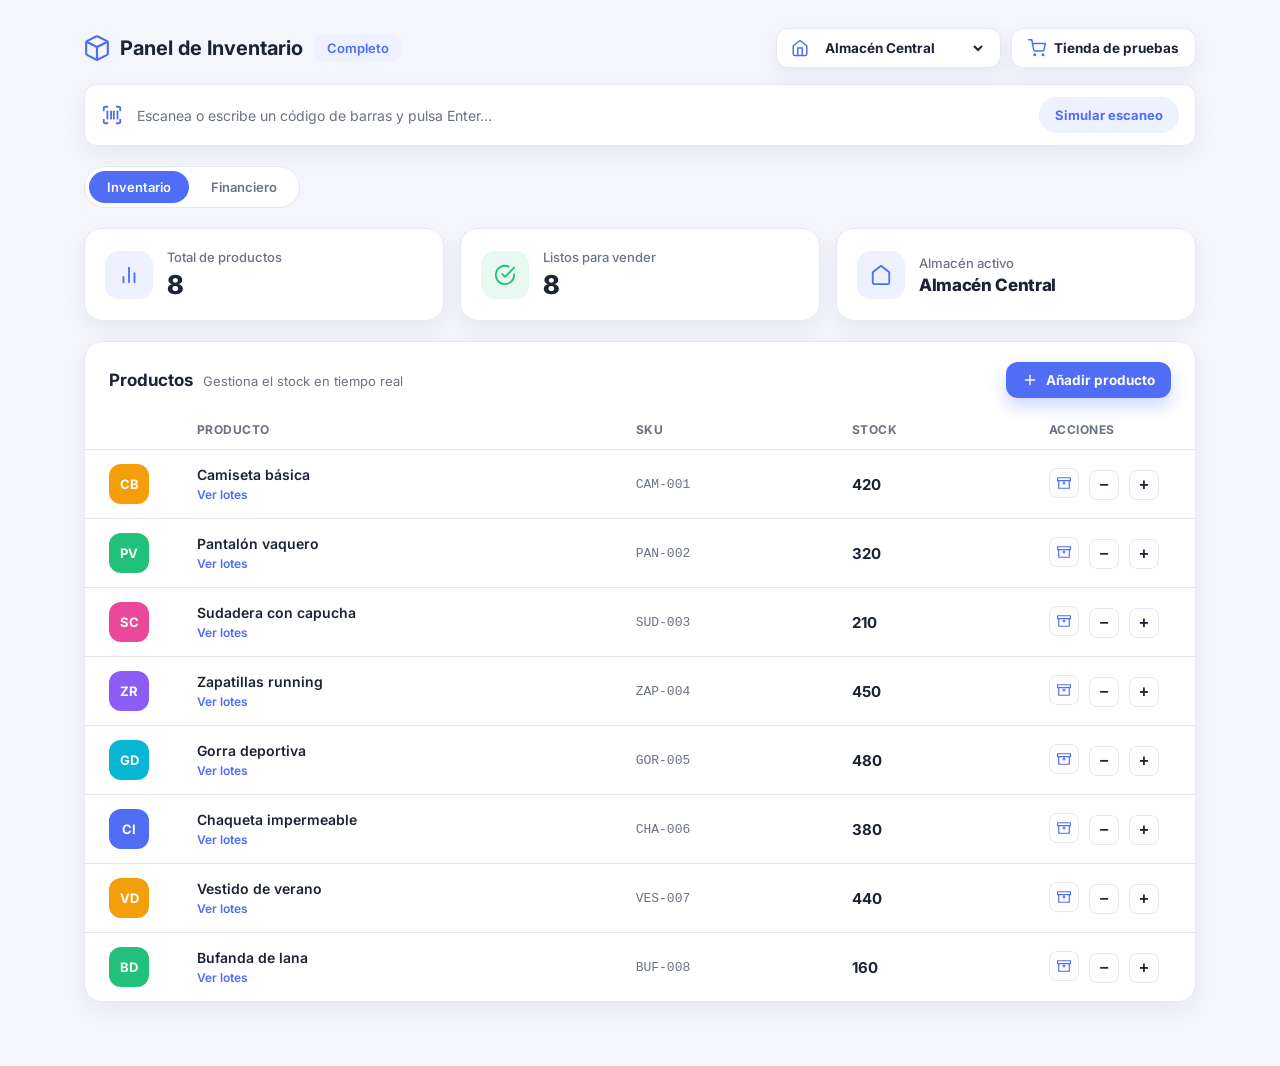
<file: index.html>
<!DOCTYPE html>
<html lang="es">
<head>
<meta charset="UTF-8">
<meta name="viewport" content="width=device-width, initial-scale=1.0">
<title>Panel de Inventario — Completo</title>
<link rel="preconnect" href="https://fonts.googleapis.com">
<link rel="preconnect" href="https://fonts.gstatic.com" crossorigin>
<link href="https://fonts.googleapis.com/css2?family=Inter:wght@400;500;600;700;800&display=swap" rel="stylesheet">
<link rel="stylesheet" href="css/styles.css">
</head>
<body>
<div class="app">

  <header class="topbar">
    <div class="brand">
      <span class="brand-icon">
        <svg viewBox="0 0 24 24" fill="none" stroke="currentColor" stroke-width="2" stroke-linecap="round" stroke-linejoin="round"><path d="M12.89 1.45l8 4A2 2 0 0 1 22 7.24v9.53a2 2 0 0 1-1.11 1.79l-8 4a2 2 0 0 1-1.79 0l-8-4a2 2 0 0 1-1.11-1.8V7.24a2 2 0 0 1 1.11-1.79l8-4a2 2 0 0 1 1.79 0z"></path><polyline points="2.32 6.16 12 11 21.68 6.16"></polyline><line x1="12" y1="22.76" x2="12" y2="11"></line></svg>
      </span>
      <h1>Panel de Inventario</h1>
      <span class="badge-plan">Completo</span>
    </div>

    <div class="header-actions">
      <div class="warehouse-picker">
        <svg viewBox="0 0 24 24" fill="none" stroke="currentColor" stroke-width="2" stroke-linecap="round" stroke-linejoin="round"><path d="M3 9l9-7 9 7v11a2 2 0 0 1-2 2H5a2 2 0 0 1-2-2z"></path><polyline points="9 22 9 12 15 12 15 22"></polyline></svg>
        <select id="warehouseSelect" aria-label="Seleccionar almacén"></select>
      </div>

      <a class="btn-store-link" href="./tienda/tienda.html" target="_blank" rel="noopener">
        <svg viewBox="0 0 24 24" fill="none" stroke="currentColor" stroke-width="2" stroke-linecap="round" stroke-linejoin="round"><circle cx="9" cy="21" r="1"></circle><circle cx="20" cy="21" r="1"></circle><path d="M1 1h4l2.68 13.39a2 2 0 0 0 2 1.61h9.72a2 2 0 0 0 2-1.61L23 6H6"></path></svg>
        Tienda de pruebas
      </a>
    </div>
  </header>

  <div class="scanner-bar">
    <svg class="scanner-icon" viewBox="0 0 24 24" fill="none" stroke="currentColor" stroke-width="2" stroke-linecap="round" stroke-linejoin="round"><path d="M3 7V5a2 2 0 0 1 2-2h2"></path><path d="M17 3h2a2 2 0 0 1 2 2v2"></path><path d="M21 17v2a2 2 0 0 1-2 2h-2"></path><path d="M7 21H5a2 2 0 0 1-2-2v-2"></path><line x1="7" y1="8" x2="7" y2="16"></line><line x1="11" y1="8" x2="11" y2="16"></line><line x1="14" y1="8" x2="14" y2="16"></line><line x1="18" y1="8" x2="18" y2="16"></line></svg>
    <input type="text" id="barcodeInput" placeholder="Escanea o escribe un código de barras y pulsa Enter…" autocomplete="off">
    <button class="btn-scan" id="simulateScanBtn">Simular escaneo</button>
  </div>

  <nav class="tabs">
    <button class="nav-btn active" data-view="view-inventario">Inventario</button>
    <button class="nav-btn" data-view="view-financiero">Financiero</button>
  </nav>

  <!-- Vista: Inventario -->
  <section class="view active" id="view-inventario">
    <div class="stat-grid">
      <div class="card card-stat">
        <div class="stat-icon stat-icon--total">
          <svg viewBox="0 0 24 24" fill="none" stroke="currentColor" stroke-width="2" stroke-linecap="round" stroke-linejoin="round"><line x1="18" y1="20" x2="18" y2="10"></line><line x1="12" y1="20" x2="12" y2="4"></line><line x1="6" y1="20" x2="6" y2="14"></line></svg>
        </div>
        <div class="stat-info">
          <span class="stat-label">Total de productos</span>
          <span class="stat-value" id="totalProductos">0</span>
        </div>
      </div>

      <div class="card card-stat">
        <div class="stat-icon stat-icon--ok">
          <svg viewBox="0 0 24 24" fill="none" stroke="currentColor" stroke-width="2" stroke-linecap="round" stroke-linejoin="round"><path d="M22 11.08V12a10 10 0 1 1-5.93-9.14"></path><polyline points="22 4 12 14.01 9 11.01"></polyline></svg>
        </div>
        <div class="stat-info">
          <span class="stat-label">Listos para vender</span>
          <span class="stat-value" id="totalListos">0</span>
        </div>
      </div>

      <div class="card card-stat">
        <div class="stat-icon stat-icon--warehouse">
          <svg viewBox="0 0 24 24" fill="none" stroke="currentColor" stroke-width="2" stroke-linecap="round" stroke-linejoin="round"><path d="M3 9l9-7 9 7v11a2 2 0 0 1-2 2H5a2 2 0 0 1-2-2z"></path></svg>
        </div>
        <div class="stat-info">
          <span class="stat-label">Almacén activo</span>
          <span class="stat-value stat-value--text" id="almacenActivoLabel">—</span>
        </div>
      </div>
    </div>

    <div class="table-section">
      <div class="table-header">
        <div class="table-header-text">
          <h2>Productos</h2>
          <span class="table-sub">Gestiona el stock en tiempo real</span>
        </div>
        <button class="btn-add-product" id="addProductOpenBtn">
          <svg viewBox="0 0 24 24" fill="none" stroke="currentColor" stroke-width="2" stroke-linecap="round" stroke-linejoin="round"><line x1="12" y1="5" x2="12" y2="19"></line><line x1="5" y1="12" x2="19" y2="12"></line></svg>
          Añadir producto
        </button>
      </div>
      <div class="table-wrap">
        <table class="products-table">
          <thead>
            <tr>
              <th class="col-photo"></th>
              <th>Producto</th>
              <th>SKU</th>
              <th>Stock</th>
              <th class="col-actions">Acciones</th>
            </tr>
          </thead>
          <tbody id="productsBody"></tbody>
        </table>
      </div>
    </div>
  </section>

  <!-- Vista: Financiero -->
  <section class="view" id="view-financiero">
    <div class="stat-grid stat-grid--finance">
      <div class="card card-stat card-stat--finance">
        <div class="stat-icon stat-icon--total">
          <svg viewBox="0 0 24 24" fill="none" stroke="currentColor" stroke-width="2" stroke-linecap="round" stroke-linejoin="round"><line x1="12" y1="1" x2="12" y2="23"></line><path d="M17 5H9.5a3.5 3.5 0 0 0 0 7h5a3.5 3.5 0 0 1 0 7H6"></path></svg>
        </div>
        <div class="stat-info">
          <span class="stat-label">Valor total del stock — <span id="financeAlmacenLabel">—</span></span>
          <span class="stat-value" id="valorStockTotal">0 €</span>
        </div>
      </div>

      <div class="card card-stat card-stat--finance">
        <div class="stat-icon stat-icon--sales">
          <svg viewBox="0 0 24 24" fill="none" stroke="currentColor" stroke-width="2" stroke-linecap="round" stroke-linejoin="round"><polyline points="23 6 13.5 15.5 8.5 10.5 1 18"></polyline><polyline points="17 6 23 6 23 12"></polyline></svg>
        </div>
        <div class="stat-info">
          <span class="stat-label">Beneficio estimado si se vende todo</span>
          <span class="stat-value" id="beneficioTotal">0 €</span>
        </div>
      </div>
    </div>

    <div class="card chart-card-lg">
      <div class="finance-chart-header">
        <div>
          <h3>Evolución financiera</h3>
          <p class="chart-sub">Últimos 30 días — <span id="financeAlmacenLabel2">—</span></p>
        </div>
        <div class="finance-legend">
          <span class="legend-chip">
            <i class="dot dot--primary"></i>Valor del stock
            <span class="delta-chip" id="deltaValor">—</span>
          </span>
          <span class="legend-chip">
            <i class="dot dot--ok"></i>Beneficio estimado
            <span class="delta-chip" id="deltaBeneficio">—</span>
          </span>
        </div>
      </div>
      <div class="finance-chart-wrap" id="financeChartWrap"></div>
    </div>

    <div class="table-section">
      <div class="table-header">
        <h2>Desglose por producto</h2>
        <span class="table-sub">Coste, precio de venta y margen</span>
      </div>
      <div class="table-wrap">
        <table class="products-table finance-table">
          <thead>
            <tr>
              <th>Producto</th>
              <th>Stock</th>
              <th>Coste/ud.</th>
              <th>Venta/ud.</th>
              <th>Margen/ud.</th>
              <th>Valor stock</th>
              <th>Beneficio</th>
            </tr>
          </thead>
          <tbody id="financeBody"></tbody>
        </table>
      </div>
    </div>
  </section>

</div>

<!-- Modal: Trazabilidad por lote -->
<div class="modal-overlay" id="batchesModal">
  <div class="modal">
    <div class="modal-header">
      <div>
        <h3 id="batchesTitle">Producto</h3>
        <p class="modal-sub">Trazabilidad por lote — <span id="batchesAlmacen">—</span></p>
      </div>
      <button class="modal-close" id="batchesClose" aria-label="Cerrar">&times;</button>
    </div>
    <div class="batch-list" id="batchesBody"></div>
  </div>
</div>

<!-- Modal: Reponer stock -->
<div class="modal-overlay" id="restockModal">
  <div class="modal">
    <div class="modal-header">
      <div>
        <h3 id="restockTitle">Producto</h3>
        <p class="modal-sub">Registra la entrada de mercancía — <span id="restockAlmacen">—</span></p>
      </div>
      <button class="modal-close" id="restockClose" aria-label="Cerrar">&times;</button>
    </div>
    <form class="modal-form" id="restockForm">
      <div class="field">
        <label class="field-label" for="restockQty">Unidades a añadir</label>
        <input class="field-input" type="number" id="restockQty" min="1" step="1" value="10" required>
      </div>
      <button type="submit" class="btn-primary">Añadir stock</button>
    </form>
  </div>
</div>

<!-- Modal: Añadir producto -->
<div class="modal-overlay" id="addProductModal">
  <div class="modal">
    <div class="modal-header">
      <div>
        <h3>Añadir producto</h3>
        <p class="modal-sub">Alta en <span id="addProductAlmacen">—</span></p>
      </div>
      <button class="modal-close" id="addProductClose" aria-label="Cerrar">&times;</button>
    </div>
    <form class="modal-form" id="addProductForm">
      <div class="field">
        <label class="field-label" for="newProductNombre">Nombre</label>
        <input class="field-input" type="text" id="newProductNombre" required>
      </div>
      <div class="field-row">
        <div class="field">
          <label class="field-label" for="newProductSku">SKU</label>
          <input class="field-input" type="text" id="newProductSku" required>
        </div>
        <div class="field">
          <label class="field-label" for="newProductStockMinimo">Stock mínimo</label>
          <input class="field-input" type="number" id="newProductStockMinimo" min="0" step="1" value="10" required>
        </div>
      </div>
      <div class="field-row">
        <div class="field">
          <label class="field-label" for="newProductPrecioCoste">Precio coste (€)</label>
          <input class="field-input" type="number" id="newProductPrecioCoste" min="0" step="0.01" value="0" required>
        </div>
        <div class="field">
          <label class="field-label" for="newProductPrecioVenta">Precio venta (€)</label>
          <input class="field-input" type="number" id="newProductPrecioVenta" min="0" step="0.01" value="0" required>
        </div>
      </div>
      <div class="field">
        <label class="field-label" for="newProductStock">Stock inicial</label>
        <input class="field-input" type="number" id="newProductStock" min="0" step="1" value="0" required>
      </div>
      <button type="submit" class="btn-primary">Añadir producto</button>
    </form>
  </div>
</div>

<div class="toast" id="toast"></div>

<script src="js/data.js"></script>
<script src="js/store.js"></script>
<script src="js/warehouse.js"></script>
<script src="js/products.js"></script>
<script src="js/batches.js"></script>
<script src="js/barcode.js"></script>
<script src="js/finance.js"></script>
<script src="js/restock.js"></script>
<script src="js/app.js"></script>
</body>
</html>
</file>
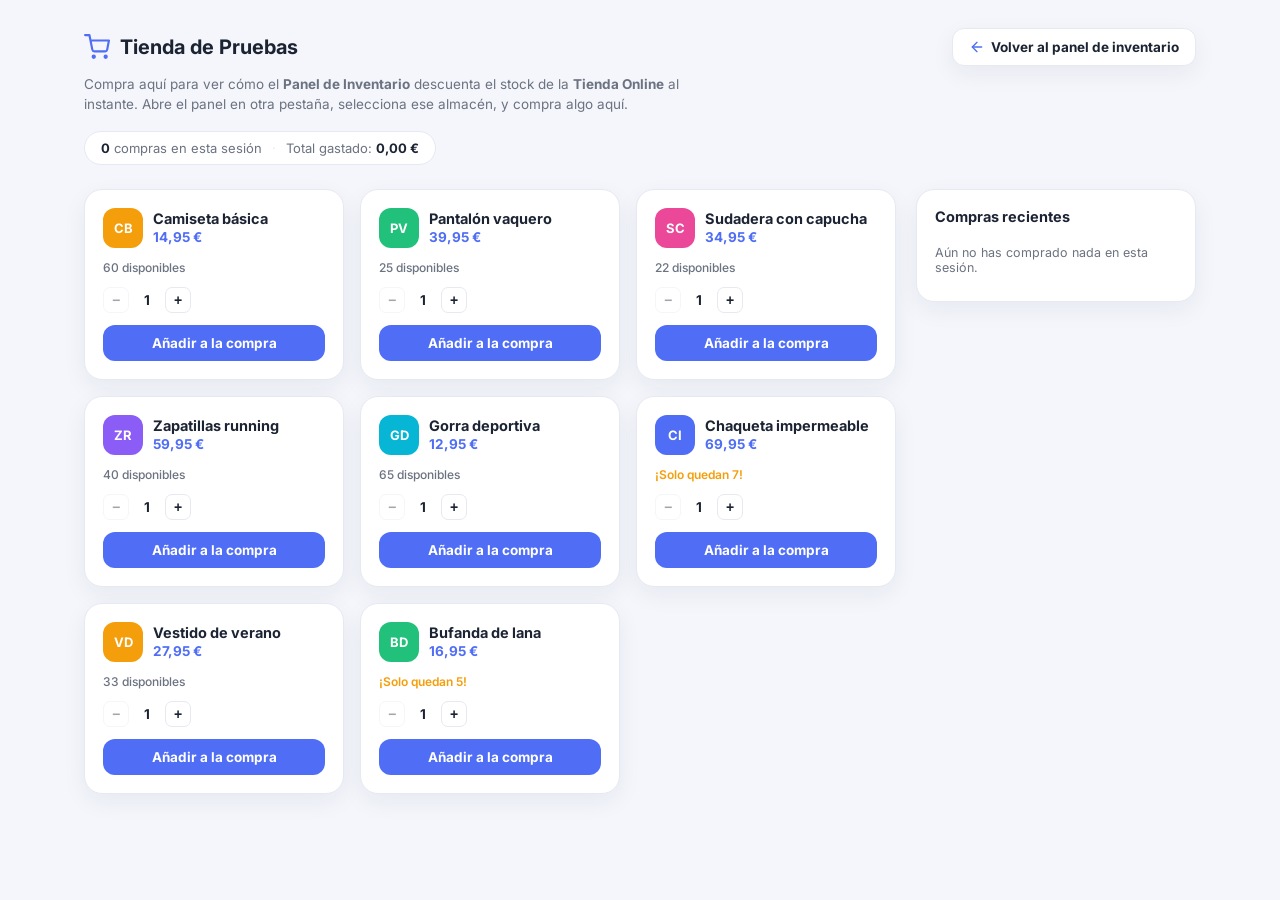
<file: tienda/tienda.html>
<!DOCTYPE html>
<html lang="es">
<head>
<meta charset="UTF-8">
<meta name="viewport" content="width=device-width, initial-scale=1.0">
<title>Tienda de Pruebas — Demo Integración</title>
<link rel="preconnect" href="https://fonts.googleapis.com">
<link rel="preconnect" href="https://fonts.gstatic.com" crossorigin>
<link href="https://fonts.googleapis.com/css2?family=Inter:wght@400;500;600;700;800&display=swap" rel="stylesheet">
<link rel="stylesheet" href="../css/styles.css">
<link rel="stylesheet" href="../css/tienda.css">
</head>
<body>
<div class="app store-app">

  <header class="topbar">
    <div class="brand">
      <span class="brand-icon">
        <svg viewBox="0 0 24 24" fill="none" stroke="currentColor" stroke-width="2" stroke-linecap="round" stroke-linejoin="round"><circle cx="9" cy="21" r="1"></circle><circle cx="20" cy="21" r="1"></circle><path d="M1 1h4l2.68 13.39a2 2 0 0 0 2 1.61h9.72a2 2 0 0 0 2-1.61L23 6H6"></path></svg>
      </span>
      <h1>Tienda de Pruebas</h1>
    </div>
    <a class="btn-back" href="../index.html">
      <svg viewBox="0 0 24 24" fill="none" stroke="currentColor" stroke-width="2" stroke-linecap="round" stroke-linejoin="round"><line x1="19" y1="12" x2="5" y2="12"></line><polyline points="12 19 5 12 12 5"></polyline></svg>
      Volver al panel de inventario
    </a>
  </header>

  <p class="store-intro">Compra aquí para ver cómo el <strong>Panel de Inventario</strong> descuenta el stock de la <strong>Tienda Online</strong> al instante. Abre el panel en otra pestaña, selecciona ese almacén, y compra algo aquí.</p>

  <div class="session-summary">
    <span><strong id="sessionCount">0</strong> compras en esta sesión</span>
    <span class="session-divider">·</span>
    <span>Total gastado: <strong id="sessionTotal">0,00 €</strong></span>
  </div>

  <div class="store-layout">
    <div class="store-grid" id="storeGrid"></div>

    <aside class="history-panel">
      <h3>Compras recientes</h3>
      <div class="history-list" id="historyList"></div>
    </aside>
  </div>

</div>

<div class="toast" id="toast"></div>

<script src="../js/data.js"></script>
<script src="../js/store.js"></script>
<script src="../js/tienda.js"></script>
</body>
</html>
</file>
<file: css/styles.css>
:root {
  --bg: #f4f6fb;
  --surface: #ffffff;
  --border: #e6e9f2;
  --text: #1c2333;
  --text-muted: #6b7280;
  --primary: #4f6df5;
  --primary-soft: #eef1ff;
  --ok: #22c17b;
  --ok-soft: #e7f9f1;
  --danger: #ef4444;
  --danger-soft: #fde8e8;
  --amber: #f59e0b;
  --amber-soft: #fef3e2;
  --radius-lg: 18px;
  --radius-md: 12px;
  --shadow: 0 8px 24px rgba(30, 41, 82, 0.06);
  --shadow-hover: 0 12px 28px rgba(30, 41, 82, 0.1);
}

* { box-sizing: border-box; }

body {
  margin: 0;
  font-family: "Inter", system-ui, -apple-system, "Segoe UI", Roboto, sans-serif;
  background: var(--bg);
  color: var(--text);
  -webkit-font-smoothing: antialiased;
}

.app {
  max-width: 1160px;
  margin: 0 auto;
  padding: 28px 24px 64px;
}

@keyframes fadeInUp {
  from { opacity: 0; transform: translateY(14px); }
  to { opacity: 1; transform: translateY(0); }
}

/* Topbar */
.topbar {
  display: flex;
  align-items: center;
  justify-content: space-between;
  flex-wrap: wrap;
  gap: 12px;
  margin-bottom: 16px;
}

.brand {
  display: flex;
  align-items: center;
  gap: 10px;
}

.brand-icon { display: flex; color: var(--primary); }
.brand-icon svg { width: 26px; height: 26px; }

.brand h1 { font-size: 20px; font-weight: 700; margin: 0; }

.badge-plan {
  background: var(--primary-soft);
  color: var(--primary);
  font-weight: 600;
  font-size: 13px;
  padding: 6px 14px;
  border-radius: 999px;
}

.header-actions {
  display: flex;
  align-items: center;
  gap: 10px;
  flex-wrap: wrap;
}

.btn-store-link {
  display: inline-flex;
  align-items: center;
  gap: 8px;
  background: var(--surface);
  border: 1px solid var(--border);
  border-radius: var(--radius-md);
  padding: 10px 16px;
  box-shadow: var(--shadow);
  color: var(--text);
  font-size: 13.5px;
  font-weight: 700;
  text-decoration: none;
  white-space: nowrap;
  transition: transform 0.15s ease, box-shadow 0.15s ease, border-color 0.15s ease;
}

.btn-store-link svg { width: 18px; height: 18px; color: var(--primary); flex-shrink: 0; }

.btn-store-link:hover {
  transform: translateY(-1px);
  box-shadow: var(--shadow-hover);
  border-color: var(--primary);
}

.btn-store-link:active { transform: translateY(0) scale(0.98); }

/* Selector de almacén */
.warehouse-picker {
  display: flex;
  align-items: center;
  gap: 8px;
  background: var(--surface);
  border: 1px solid var(--border);
  border-radius: var(--radius-md);
  padding: 8px 14px;
  box-shadow: var(--shadow);
  color: var(--primary);
}

.warehouse-picker svg { width: 18px; height: 18px; flex-shrink: 0; }

.warehouse-picker select {
  border: none;
  background: none;
  font-family: inherit;
  font-size: 13.5px;
  font-weight: 700;
  color: var(--text);
  cursor: pointer;
  padding: 2px 4px;
}

.warehouse-picker select:focus { outline: none; }

/* Escáner de código de barras */
.scanner-bar {
  display: flex;
  align-items: center;
  gap: 12px;
  background: var(--surface);
  border: 1px solid var(--border);
  border-radius: var(--radius-md);
  box-shadow: var(--shadow);
  padding: 12px 16px;
  margin-bottom: 20px;
}

.scanner-icon { width: 22px; height: 22px; color: var(--primary); flex-shrink: 0; }

.scanner-bar input {
  flex: 1;
  border: none;
  outline: none;
  font-family: inherit;
  font-size: 14px;
  background: none;
  color: var(--text);
}

.scanner-bar input::placeholder { color: var(--text-muted); }

.btn-scan {
  background: var(--primary-soft);
  color: var(--primary);
  border: none;
  font-family: inherit;
  font-size: 13px;
  font-weight: 700;
  padding: 10px 16px;
  border-radius: 999px;
  cursor: pointer;
  white-space: nowrap;
  transition: background-color 0.2s ease, transform 0.15s ease;
}

.btn-scan:hover { background: #e2e7ff; }
.btn-scan:active { transform: scale(0.97); }

.btn-scan.scanning {
  animation: scan-pulse 0.6s ease-in-out infinite;
}

@keyframes scan-pulse {
  0%, 100% { box-shadow: 0 0 0 0 rgba(79, 109, 245, 0.35); }
  50% { box-shadow: 0 0 0 6px rgba(79, 109, 245, 0); }
}

/* Tabs */
.tabs {
  display: inline-flex;
  gap: 4px;
  background: var(--surface);
  border: 1px solid var(--border);
  border-radius: 999px;
  padding: 4px;
  margin-bottom: 20px;
}

.nav-btn {
  border: none;
  background: transparent;
  color: var(--text-muted);
  font-family: inherit;
  font-size: 13px;
  font-weight: 600;
  padding: 8px 18px;
  border-radius: 999px;
  cursor: pointer;
  transition: background-color 0.2s ease, color 0.2s ease;
}

.nav-btn:hover { color: var(--text); }
.nav-btn.active { background: var(--primary); color: #fff; }

/* Views */
.view { display: none; }
.view.active { display: block; }

.view.fade-swap { animation: fadeSwap 0.3s ease; }

@keyframes fadeSwap {
  0% { opacity: 0.35; }
  100% { opacity: 1; }
}

/* Cards */
.card {
  background: var(--surface);
  border: 1px solid var(--border);
  border-radius: var(--radius-lg);
  box-shadow: var(--shadow);
  padding: 20px;
  transition: box-shadow 0.25s ease, transform 0.25s ease;
  opacity: 0;
  animation: fadeInUp 0.5s ease both;
}

.card:hover { box-shadow: var(--shadow-hover); transform: translateY(-2px); }

.stat-grid {
  display: grid;
  grid-template-columns: repeat(3, 1fr);
  gap: 16px;
  margin-bottom: 20px;
}

.stat-grid--finance { grid-template-columns: repeat(2, 1fr); }

.stat-grid .card:nth-child(1) { animation-delay: 0.05s; }
.stat-grid .card:nth-child(2) { animation-delay: 0.12s; }
.stat-grid .card:nth-child(3) { animation-delay: 0.19s; }

.card-stat { display: flex; align-items: center; gap: 14px; }

.stat-icon {
  width: 48px;
  height: 48px;
  border-radius: 14px;
  display: flex;
  align-items: center;
  justify-content: center;
  flex-shrink: 0;
}

.stat-icon svg { width: 22px; height: 22px; }

.stat-icon--total { background: var(--primary-soft); color: var(--primary); }
.stat-icon--ok { background: var(--ok-soft); color: var(--ok); }
.stat-icon--sales { background: var(--amber-soft); color: var(--amber); }
.stat-icon--warehouse { background: var(--primary-soft); color: var(--primary); }

.stat-info { display: flex; flex-direction: column; gap: 4px; min-width: 0; }

.stat-label {
  font-size: 13px;
  color: var(--text-muted);
  font-weight: 500;
}

.stat-value {
  font-size: 26px;
  font-weight: 800;
  letter-spacing: -0.02em;
}

.stat-value--text {
  font-size: 17px;
  overflow: hidden;
  text-overflow: ellipsis;
  white-space: nowrap;
}

.card-stat--finance .stat-value { font-size: 24px; }

/* Table section */
.table-section {
  background: var(--surface);
  border: 1px solid var(--border);
  border-radius: var(--radius-lg);
  box-shadow: var(--shadow);
  overflow: hidden;
  opacity: 0;
  animation: fadeInUp 0.5s ease 0.25s both;
}

.table-header {
  padding: 20px 24px 4px;
  display: flex;
  align-items: center;
  justify-content: space-between;
  flex-wrap: wrap;
  gap: 10px;
}

.table-header-text { display: flex; align-items: baseline; gap: 10px; }

.table-header h2 { font-size: 17px; margin: 0; }
.table-sub { font-size: 13px; color: var(--text-muted); }

.btn-add-product {
  display: inline-flex;
  align-items: center;
  gap: 8px;
  background: var(--primary);
  color: #fff;
  border: none;
  font-family: inherit;
  font-size: 13.5px;
  font-weight: 700;
  padding: 10px 16px;
  border-radius: var(--radius-md);
  cursor: pointer;
  box-shadow: 0 8px 18px rgba(79, 109, 245, 0.28);
  transition: transform 0.15s ease, box-shadow 0.15s ease;
}

.btn-add-product svg { width: 16px; height: 16px; }

.btn-add-product:hover {
  transform: translateY(-1px);
  box-shadow: 0 10px 22px rgba(79, 109, 245, 0.35);
}

.btn-add-product:active { transform: translateY(0) scale(0.98); }

.table-wrap { overflow-x: auto; }

.products-table { width: 100%; border-collapse: collapse; margin-top: 8px; }

.products-table th {
  text-align: left;
  font-size: 12px;
  text-transform: uppercase;
  letter-spacing: 0.04em;
  color: var(--text-muted);
  padding: 12px 24px;
  border-bottom: 1px solid var(--border);
  white-space: nowrap;
}

.products-table td {
  padding: 14px 24px;
  border-bottom: 1px solid var(--border);
  vertical-align: middle;
}

.product-row {
  transition: background-color 0.3s ease;
  opacity: 0;
  animation: fadeInUp 0.4s ease both;
}

.product-row:hover { background: #fafbff; }
.product-row:last-child td { border-bottom: none; }

.col-photo { width: 56px; }
.col-actions { width: 170px; }

.avatar {
  width: 40px;
  height: 40px;
  border-radius: 12px;
  display: flex;
  align-items: center;
  justify-content: center;
  font-size: 13px;
  font-weight: 700;
  color: #fff;
}

.avatar--1 { background: #4f6df5; }
.avatar--2 { background: #f59e0b; }
.avatar--3 { background: #22c17b; }
.avatar--4 { background: #ec4899; }
.avatar--5 { background: #8b5cf6; }
.avatar--6 { background: #06b6d4; }

.product-name { font-weight: 600; font-size: 14px; }
.product-name-cell { font-weight: 600; }

.link-variants {
  display: block;
  margin-top: 4px;
  border: none;
  background: none;
  padding: 0;
  font-family: inherit;
  font-size: 12px;
  font-weight: 600;
  color: var(--primary);
  cursor: pointer;
}

.link-variants:hover { text-decoration: underline; }

.btn-restock {
  width: 30px;
  height: 30px;
  border-radius: 8px;
  border: 1px solid var(--border);
  background: var(--surface);
  color: var(--primary);
  cursor: pointer;
  display: inline-flex;
  align-items: center;
  justify-content: center;
  margin-right: 6px;
  transition: transform 0.15s ease, background-color 0.15s ease, border-color 0.15s ease;
}

.btn-restock svg { width: 14px; height: 14px; }
.btn-restock:hover { border-color: var(--primary); background: var(--primary-soft); }
.btn-restock:active { transform: scale(0.9); }

.low-badge {
  display: none;
  align-items: center;
  gap: 5px;
  margin-top: 4px;
  font-size: 11px;
  font-weight: 700;
  color: var(--danger);
  background: var(--danger-soft);
  padding: 2px 8px 2px 6px;
  border-radius: 999px;
}

.low-dot { width: 6px; height: 6px; border-radius: 50%; background: var(--danger); flex-shrink: 0; }

.sku {
  font-size: 13px;
  color: var(--text-muted);
  font-family: "SFMono-Regular", Consolas, monospace;
}

.stock-value {
  font-weight: 700;
  font-size: 15px;
  display: inline-block;
  min-width: 24px;
}

.btn-qty {
  width: 30px;
  height: 30px;
  border-radius: 8px;
  border: 1px solid var(--border);
  background: var(--surface);
  color: var(--text);
  font-size: 16px;
  font-weight: 700;
  cursor: pointer;
  transition: transform 0.15s ease, background-color 0.15s ease, border-color 0.15s ease;
  line-height: 1;
}

.btn-qty:hover { border-color: var(--primary); color: var(--primary); }
.btn-qty:active { transform: scale(0.9); }
.btn-plus { margin-left: 6px; }

.btn-qty.flash-plus { animation: flash-plus 0.4s ease; }
.btn-qty.flash-minus { animation: flash-minus 0.4s ease; }

@keyframes flash-plus {
  0% { background-color: var(--ok-soft); border-color: var(--ok); color: var(--ok); }
  100% { background-color: var(--surface); border-color: var(--border); color: var(--text); }
}

@keyframes flash-minus {
  0% { background-color: var(--danger-soft); border-color: var(--danger); color: var(--danger); }
  100% { background-color: var(--surface); border-color: var(--border); color: var(--text); }
}

/* Fila con stock bajo */
.product-row.is-low { background: var(--danger-soft); }
.product-row.is-low .low-badge { display: inline-flex; }
.product-row.is-low:hover { background: var(--danger-soft); }

.product-row.is-low td:first-child {
  box-shadow: inset 3px 0 0 var(--danger);
  animation: pulse-border 1.6s ease-in-out infinite;
}

@keyframes pulse-border {
  0%, 100% { box-shadow: inset 3px 0 0 var(--danger); }
  50% { box-shadow: inset 3px 0 0 rgba(239, 68, 68, 0.3); }
}

.stock-value.pulse { animation: pulse-value 0.35s ease; }

@keyframes pulse-value {
  0% { transform: scale(1); }
  40% { transform: scale(1.35); color: var(--primary); }
  100% { transform: scale(1); }
}

/* Resaltado al encontrar por escaneo (transition, no animation: no debe pisar
   la animación de entrada "fadeInUp" que ya usa la propiedad animation en .product-row) */
.product-row.scan-highlight {
  background: var(--primary-soft);
  box-shadow: inset 0 0 0 2px var(--primary);
  transition: background-color 0.7s ease, box-shadow 0.7s ease;
}

/* Financiero */
.finance-table th, .finance-table td { white-space: nowrap; }
.finance-strong { font-weight: 700; }
.finance-profit { color: var(--ok); }

.chart-card-lg {
  margin-bottom: 20px;
  animation-delay: 0.15s;
}

.finance-chart-header {
  display: flex;
  align-items: flex-start;
  justify-content: space-between;
  flex-wrap: wrap;
  gap: 14px;
  margin-bottom: 8px;
}

.finance-chart-header h3 { margin: 0 0 2px; font-size: 16px; }

.finance-legend {
  display: flex;
  flex-wrap: wrap;
  gap: 10px 18px;
}

.legend-chip {
  display: flex;
  align-items: center;
  gap: 7px;
  font-size: 12.5px;
  color: var(--text-muted);
  font-weight: 500;
}

.dot {
  width: 8px;
  height: 8px;
  border-radius: 50%;
  display: inline-block;
  flex-shrink: 0;
}

.dot--primary { background: var(--primary); }
.dot--ok { background: var(--ok); }

.delta-chip {
  font-size: 11.5px;
  font-weight: 700;
  padding: 2px 8px;
  border-radius: 999px;
}

.delta-chip--up { color: var(--ok); background: var(--ok-soft); }
.delta-chip--down { color: var(--danger); background: var(--danger-soft); }

.finance-chart-wrap { margin-top: 10px; }

.finance-chart-svg {
  width: 100%;
  height: 220px;
  display: block;
  overflow: visible;
}

.chart-grid-line {
  stroke: var(--border);
  stroke-width: 1;
  stroke-dasharray: 4 4;
}

.chart-area { opacity: 0; animation: fadeInUp 0.8s ease 0.2s both; }
.chart-line { stroke-linecap: round; stroke-linejoin: round; }

.chart-x-axis {
  display: flex;
  justify-content: space-between;
  font-size: 11.5px;
  color: var(--text-muted);
  margin-top: 6px;
}

/* Modal: trazabilidad por lote */
.modal-overlay {
  position: fixed;
  inset: 0;
  background: rgba(20, 24, 40, 0.45);
  display: flex;
  align-items: center;
  justify-content: center;
  padding: 20px;
  opacity: 0;
  visibility: hidden;
  transition: opacity 0.25s ease, visibility 0.25s ease;
  z-index: 100;
}

.modal-overlay.open { opacity: 1; visibility: visible; }

.modal {
  background: var(--surface);
  border-radius: var(--radius-lg);
  box-shadow: 0 24px 48px rgba(20, 24, 40, 0.25);
  width: 100%;
  max-width: 480px;
  max-height: 85vh;
  overflow-x: hidden;
  overflow-y: auto;
  padding: 22px;
  transform: translateY(12px) scale(0.98);
  transition: transform 0.25s ease;
}

.modal-overlay.open .modal { transform: translateY(0) scale(1); }

.modal-header {
  display: flex;
  align-items: flex-start;
  justify-content: space-between;
  gap: 10px;
  margin-bottom: 16px;
}

.modal-header h3 { margin: 0 0 4px; font-size: 17px; }
.modal-sub { margin: 0; font-size: 12.5px; color: var(--text-muted); }

.modal-close {
  border: none;
  background: var(--bg);
  color: var(--text-muted);
  width: 30px;
  height: 30px;
  border-radius: 8px;
  font-size: 18px;
  line-height: 1;
  cursor: pointer;
  flex-shrink: 0;
}

.modal-close:hover { color: var(--text); }

/* Formularios de modal */
.modal-form {
  display: flex;
  flex-direction: column;
  gap: 14px;
}

.field {
  display: flex;
  flex-direction: column;
  gap: 6px;
  min-width: 0;
}

.field-row {
  display: grid;
  grid-template-columns: minmax(0, 1fr) minmax(0, 1fr);
  gap: 14px;
}

.field-label {
  font-size: 12.5px;
  font-weight: 600;
  color: var(--text-muted);
}

.field-input {
  width: 100%;
  min-width: 0;
  font-family: inherit;
  font-size: 14px;
  color: var(--text);
  background: var(--bg);
  border: 1px solid var(--border);
  border-radius: var(--radius-md);
  padding: 10px 12px;
}

.field-input:focus { outline: none; border-color: var(--primary); }

.btn-primary {
  background: var(--primary);
  color: #fff;
  border: none;
  font-family: inherit;
  font-size: 14px;
  font-weight: 700;
  padding: 12px 18px;
  border-radius: var(--radius-md);
  cursor: pointer;
  transition: transform 0.15s ease;
}

.btn-primary:hover { transform: translateY(-1px); }
.btn-primary:active { transform: translateY(0) scale(0.98); }

.batch-list { display: flex; flex-direction: column; gap: 10px; }

.batch-row {
  display: flex;
  align-items: center;
  justify-content: space-between;
  gap: 12px;
  padding: 12px 14px;
  border-radius: var(--radius-md);
  background: var(--bg);
  border: 1px solid var(--border);
  opacity: 0;
  animation: fadeInUp 0.35s ease both;
}

.batch-main { display: flex; flex-direction: column; gap: 4px; }
.batch-code { font-weight: 700; font-size: 14px; }

.batch-expiry { font-size: 12px; color: var(--text-muted); }
.batch-expiry--urgent { color: var(--danger); font-weight: 700; }
.batch-expiry--warning { color: var(--amber); font-weight: 600; }

.batch-row--urgent { background: var(--danger-soft); border-color: rgba(239, 68, 68, 0.25); }
.batch-row--warning { background: var(--amber-soft); border-color: rgba(245, 158, 11, 0.25); }

.batch-qty { font-weight: 800; font-size: 15px; white-space: nowrap; }

.empty-note { padding: 8px 0; margin: 0; font-size: 13px; color: var(--text-muted); }

/* Toast */
.toast {
  position: fixed;
  left: 50%;
  bottom: 28px;
  transform: translate(-50%, 16px);
  background: var(--text);
  color: #fff;
  font-size: 13.5px;
  font-weight: 600;
  padding: 12px 20px;
  border-radius: 999px;
  box-shadow: 0 12px 24px rgba(20, 24, 40, 0.25);
  opacity: 0;
  pointer-events: none;
  transition: opacity 0.3s ease, transform 0.3s ease;
  z-index: 200;
}

.toast.show { opacity: 1; transform: translate(-50%, 0); pointer-events: auto; }
.toast--ok { background: var(--ok); }
.toast--error { background: var(--danger); }

/* Responsive */
@media (max-width: 720px) {
  .stat-grid, .stat-grid--finance { grid-template-columns: 1fr; }
  .scanner-bar { flex-wrap: wrap; }
  .btn-scan { width: 100%; }
}
</file>
<file: css/tienda.css>
.store-app .topbar { margin-bottom: 8px; }

.btn-back {
  display: inline-flex;
  align-items: center;
  gap: 6px;
  background: var(--surface);
  border: 1px solid var(--border);
  border-radius: var(--radius-md);
  padding: 10px 16px;
  box-shadow: var(--shadow);
  font-size: 13.5px;
  font-weight: 700;
  color: var(--text);
  text-decoration: none;
  transition: transform 0.15s ease, box-shadow 0.15s ease, border-color 0.15s ease;
}

.btn-back svg { width: 16px; height: 16px; color: var(--primary); }

.btn-back:hover {
  transform: translateY(-1px);
  box-shadow: var(--shadow-hover);
  border-color: var(--primary);
}

.btn-back:active { transform: translateY(0) scale(0.98); }

.store-intro {
  font-size: 13.5px;
  color: var(--text-muted);
  max-width: 640px;
  line-height: 1.5;
  margin: 0 0 16px;
}

.session-summary {
  display: flex;
  align-items: center;
  gap: 10px;
  font-size: 13px;
  color: var(--text-muted);
  background: var(--surface);
  border: 1px solid var(--border);
  border-radius: 999px;
  padding: 8px 16px;
  margin-bottom: 24px;
  width: fit-content;
}

.session-summary strong { color: var(--text); }
.session-divider { color: var(--border); }

.store-layout {
  display: grid;
  grid-template-columns: 1fr 280px;
  gap: 20px;
  align-items: start;
}

.store-grid {
  display: grid;
  grid-template-columns: repeat(auto-fill, minmax(210px, 1fr));
  gap: 16px;
}

.store-card {
  background: var(--surface);
  border: 1px solid var(--border);
  border-radius: var(--radius-lg);
  box-shadow: var(--shadow);
  padding: 18px;
  display: flex;
  flex-direction: column;
  gap: 12px;
  opacity: 0;
  animation: fadeInUp 0.45s ease both;
  transition: box-shadow 0.25s ease, transform 0.25s ease;
}

.store-card:hover { box-shadow: var(--shadow-hover); transform: translateY(-2px); }

.store-card-top {
  display: flex;
  align-items: center;
  gap: 10px;
}

.store-card-info {
  display: flex;
  flex-direction: column;
  gap: 2px;
  min-width: 0;
}

.store-name {
  font-weight: 700;
  font-size: 14.5px;
  overflow: hidden;
  text-overflow: ellipsis;
  white-space: nowrap;
}

.store-price { color: var(--primary); font-weight: 700; font-size: 13.5px; }

.store-stock { font-size: 12px; font-weight: 600; }
.store-stock--ok { color: var(--text-muted); font-weight: 500; }
.store-stock--low { color: var(--amber); }
.store-stock--out { color: var(--danger); }

.store-qty {
  display: flex;
  align-items: center;
  gap: 10px;
}

.store-qty.hidden { visibility: hidden; }

.qty-btn {
  width: 26px;
  height: 26px;
  border-radius: 7px;
  border: 1px solid var(--border);
  background: var(--surface);
  color: var(--text);
  font-size: 14px;
  font-weight: 700;
  cursor: pointer;
  line-height: 1;
  transition: border-color 0.15s ease, color 0.15s ease, transform 0.15s ease;
}

.qty-btn:hover:not(:disabled) { border-color: var(--primary); color: var(--primary); }
.qty-btn:active:not(:disabled) { transform: scale(0.92); }
.qty-btn:disabled { opacity: 0.4; cursor: not-allowed; }

.qty-value {
  font-weight: 700;
  font-size: 13.5px;
  min-width: 16px;
  text-align: center;
}

.btn-buy {
  margin-top: auto;
  background: var(--primary);
  color: #fff;
  border: none;
  font-family: inherit;
  font-size: 13.5px;
  font-weight: 700;
  padding: 10px 16px;
  border-radius: var(--radius-md);
  cursor: pointer;
  transition: transform 0.15s ease, background-color 0.2s ease;
}

.btn-buy:hover { transform: translateY(-1px); }
.btn-buy:active { transform: translateY(0) scale(0.97); }

.btn-buy:disabled {
  background: var(--border);
  color: var(--text-muted);
  cursor: not-allowed;
  transform: none;
}

.btn-buy--success { animation: buy-success 0.5s ease; }

@keyframes buy-success {
  0% { background: var(--ok); }
  100% { background: var(--primary); }
}

/* Historial de compras */
.history-panel {
  background: var(--surface);
  border: 1px solid var(--border);
  border-radius: var(--radius-lg);
  box-shadow: var(--shadow);
  padding: 18px;
  position: sticky;
  top: 20px;
}

.history-panel h3 { margin: 0 0 12px; font-size: 14.5px; }

.history-list { display: flex; flex-direction: column; gap: 10px; }

.history-row {
  display: flex;
  flex-direction: column;
  gap: 2px;
  padding-bottom: 10px;
  border-bottom: 1px solid var(--border);
  animation: fadeInUp 0.35s ease both;
}

.history-row:last-child { border-bottom: none; padding-bottom: 0; }

.history-main { font-size: 13px; font-weight: 600; }
.history-qty { color: var(--text-muted); font-weight: 500; }
.history-meta { font-size: 11.5px; color: var(--text-muted); }

.empty-note { margin: 0; font-size: 12.5px; color: var(--text-muted); }

@media (max-width: 860px) {
  .store-layout { grid-template-columns: 1fr; }
  .history-panel { position: static; }
}
</file>
